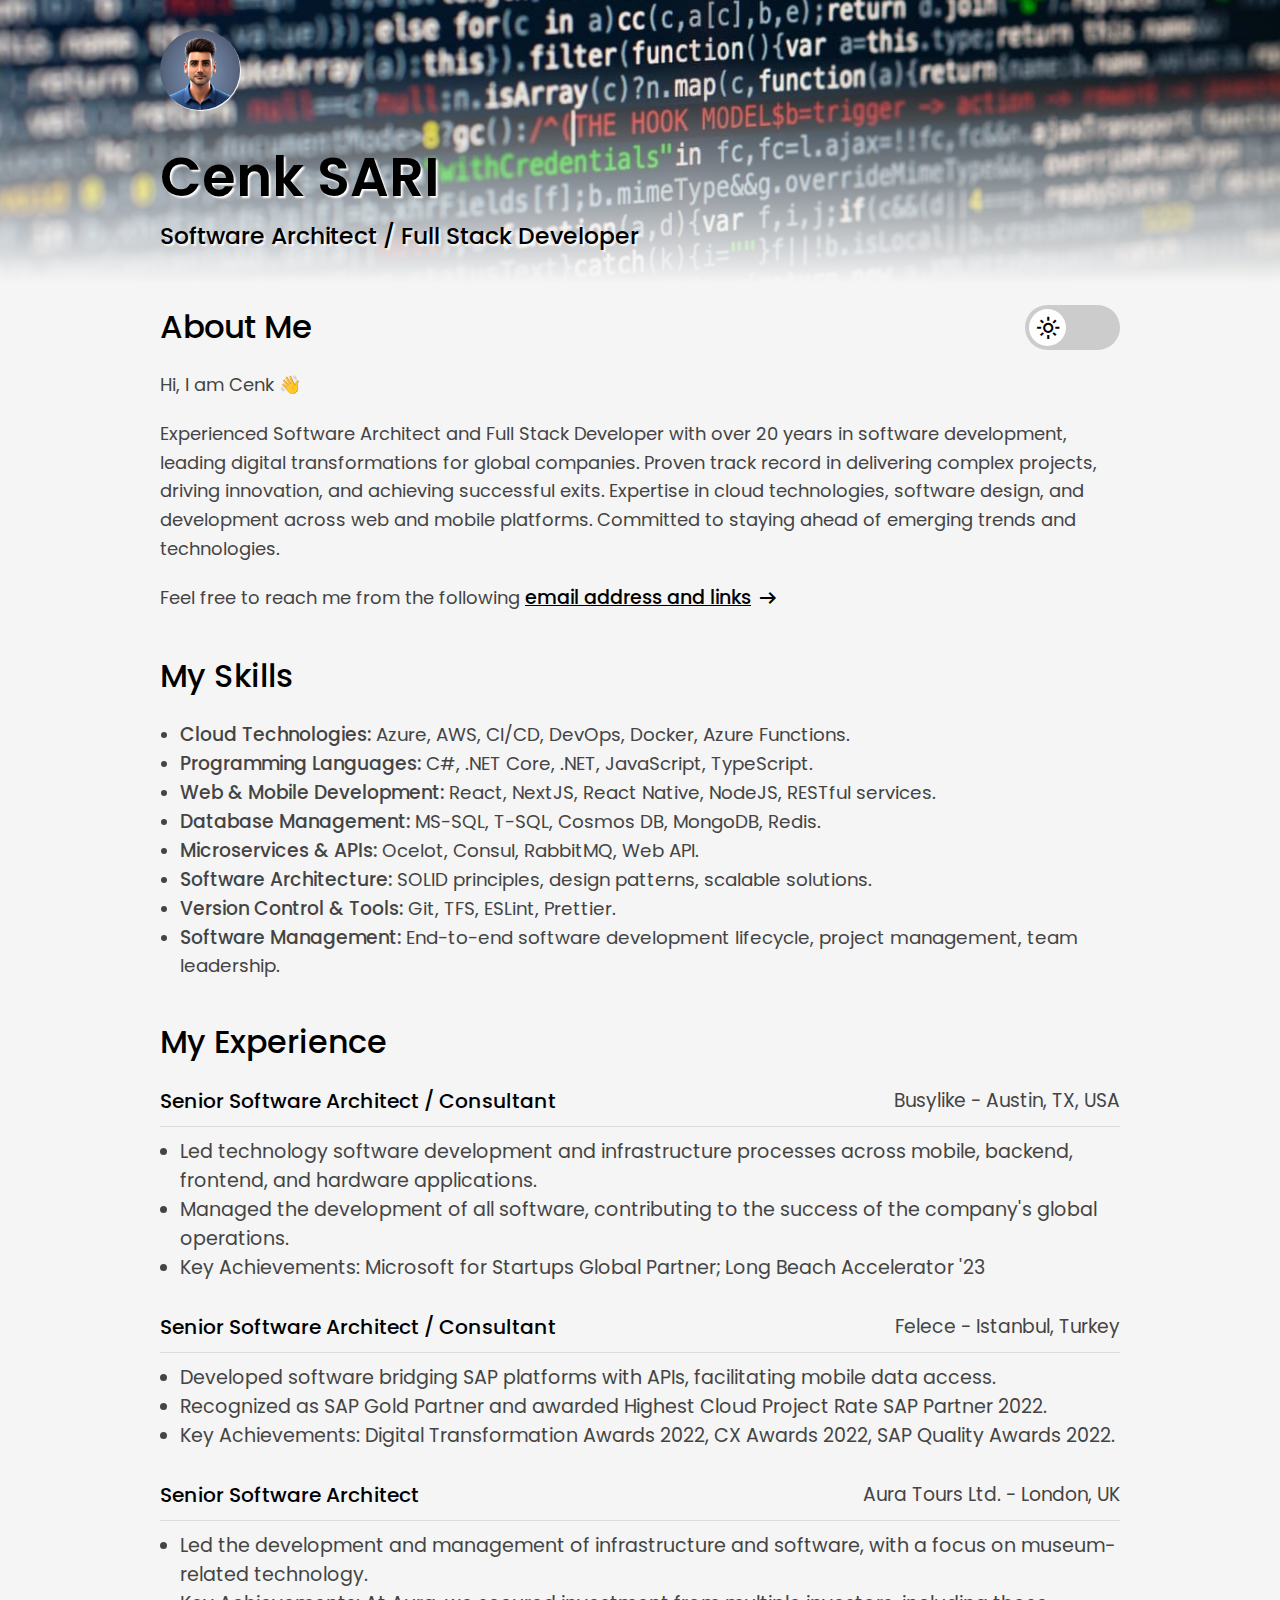
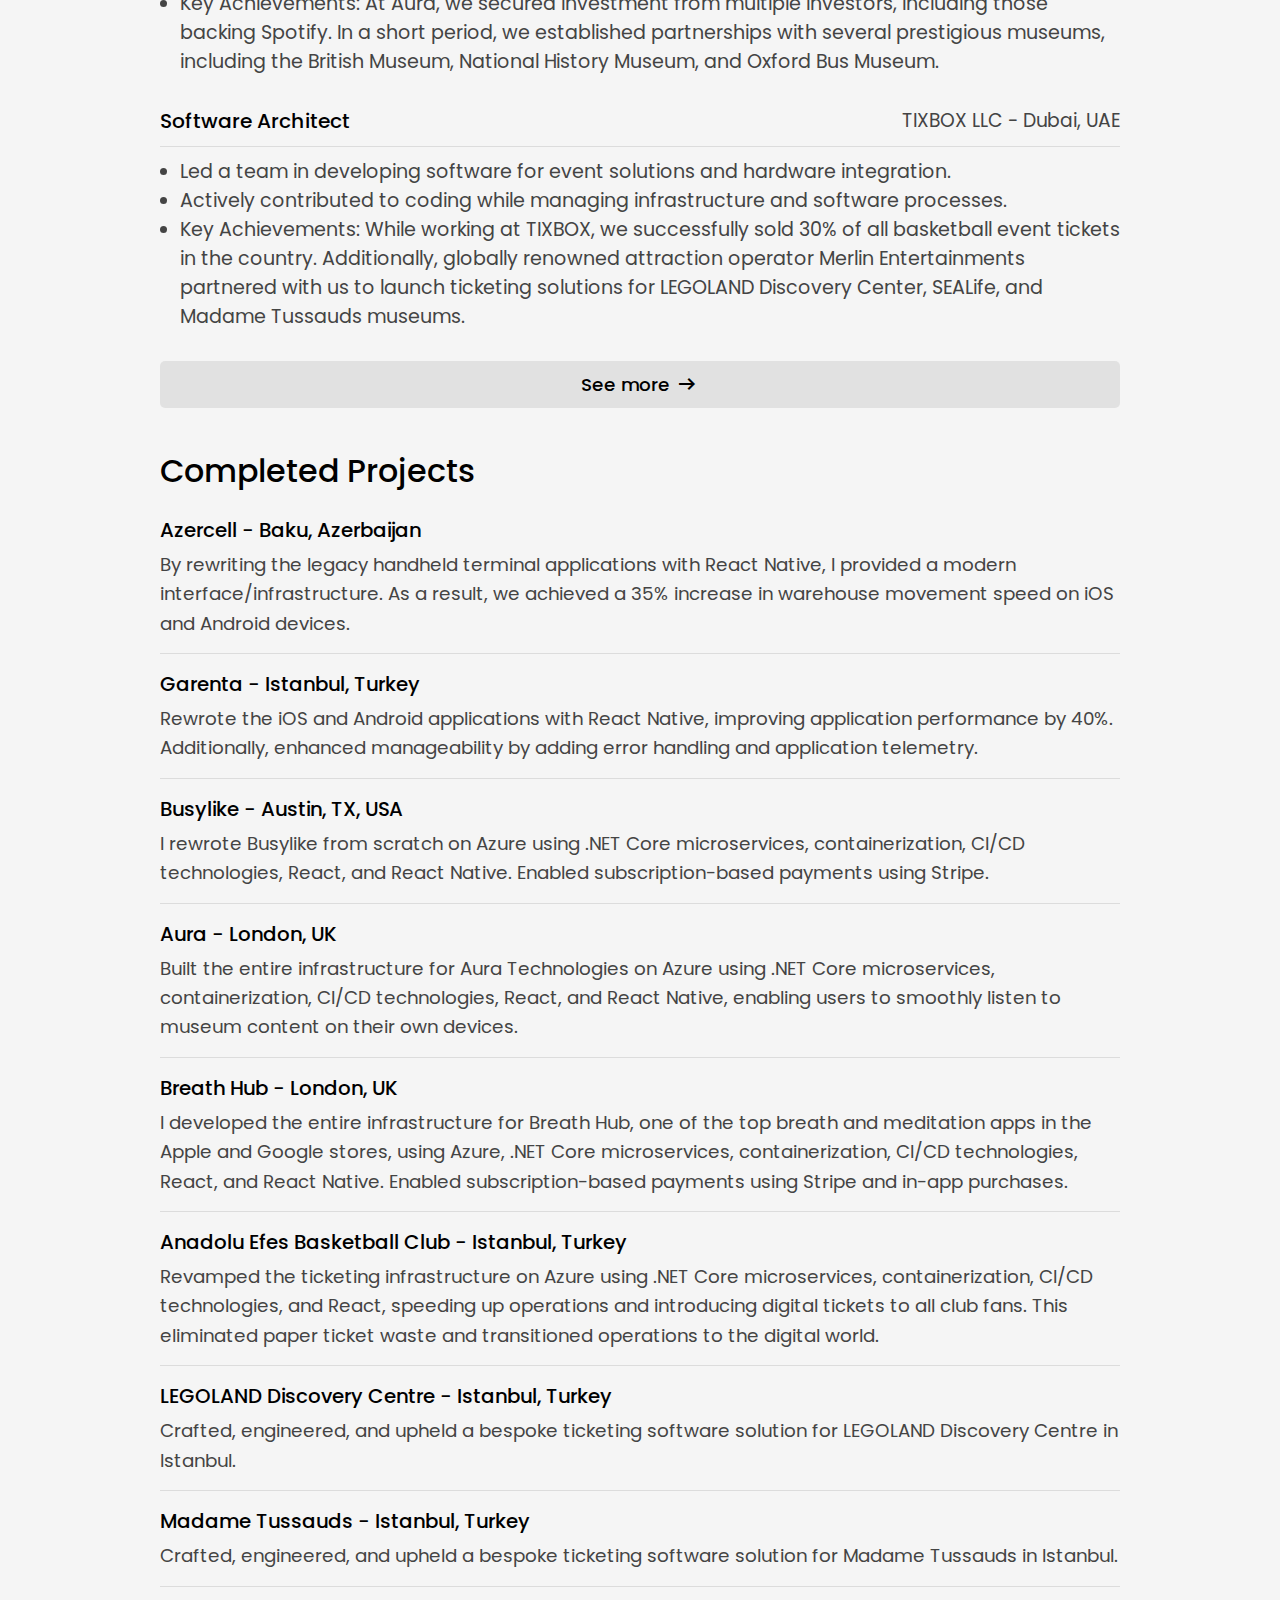
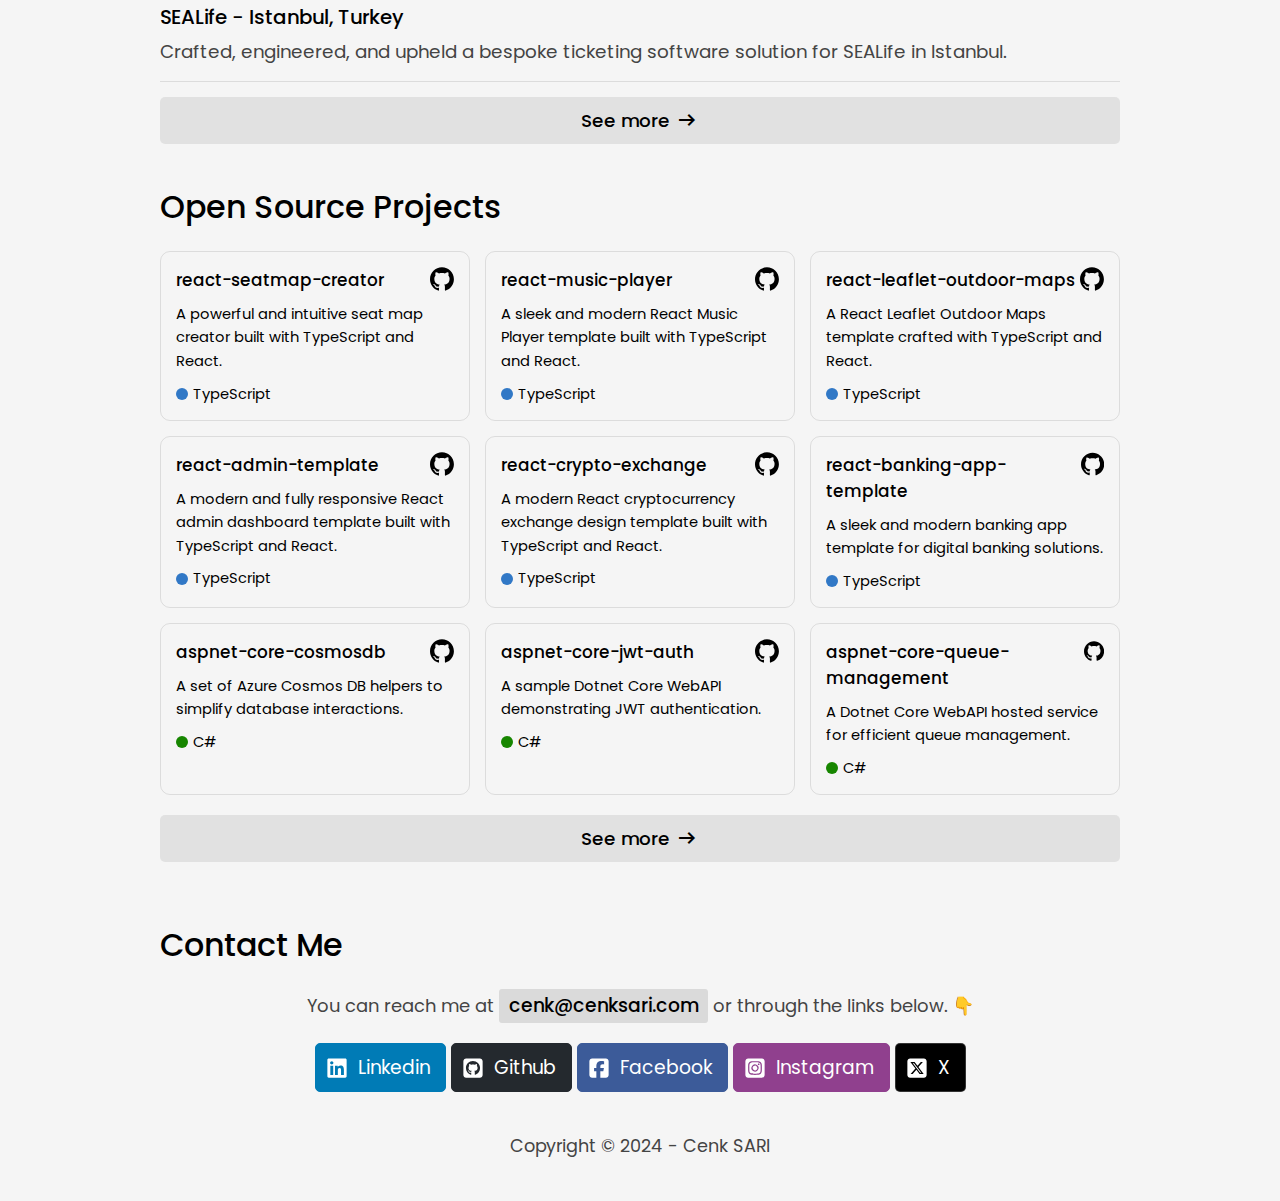
<file: index.html>
<!doctype html>
<html lang="en">
<head>
    <meta charset="UTF-8">
    <title>Cenk SARI - Software Architect / Full Stack Developer</title>
    <meta name="author" content="Cenk SARI" />
    <meta name="theme-color" content="#f5f5f5" />
    <meta name="robots" content="index, follow" />
    <meta name="viewport" content="width=device-width, initial-scale=1.0" />
    <meta name="keywords" content="cenk sarı, software architect, full stack developer, microsoft azure, asp.net, asp.net core, javascript, sql server, c#, microservices, nextjs, react, react native" />
    <meta name="description" content="Hello, my name is Cenk SARI. Software architect - Full stack developer. Seasoned innovator in event technology solutions with Over 20 years of experience. specializing in cutting-edge technologies." />
    <meta property="og:site_name" content="Cenk SARI" />
    <meta property="og:title" content="Cenk SARI - Software Architect / Full Stack Developer" />
    <meta property="og:description" content="Hello, my name is Cenk SARI. Software architect - Full stack developer. Seasoned innovator in event technology solutions with Over 20 years of experience. specializing in cutting-edge technologies." />
    <meta property="og:image" content="https://www.cenksari.com/content/profile.jpg" />
    <meta property="og:type" content="website" />
    <meta property="fb:url" content="https://www.cenksari.com" />
    <meta name="twitter:card" content="summary" />
    <meta name="twitter:site" content="@cenksari" />
    <meta name="twitter:title" content="Cenk SARI - Software Architect / Full Stack Developer" />
    <meta name="twitter:description" content="Hello, my name is Cenk SARI. Software architect - Full stack developer. Seasoned innovator in event technology solutions with Over 20 years of experience. specializing in cutting-edge technologies." />
    <meta name="twitter:creator" content="@cenksari" />
    <meta name="twitter:image" content="https://www.cenksari.com/content/profile.jpg" />
    <meta name="twitter:domain" content="https://www.cenksari.com" />
    <meta name="apple-mobile-web-app-capable" content="yes" />
    <meta name="apple-mobile-web-app-status-bar-style" content="black-translucent" />
    <link rel="image_src" href="https://www.cenksari.com/content/profile.jpg" />
    <link rel="canonical" href="https://www.cenksari.com" />
    <link rel="icon" href="https://www.cenksari.com/favicon.ico" type="image/x-icon" />
    <link rel="shortcut icon" href="https://www.cenksari.com/favicon.ico" type="image/x-icon" />
    <link rel="apple-touch-icon" href="https://www.cenksari.com/content/profile.jpg" />
    <link rel="manifest" href="https://www.cenksari.com/manifest.json" />
    <link rel="preconnect" href="https://fonts.googleapis.com">
    <link rel="preconnect" href="https://fonts.gstatic.com" crossorigin />
    <link rel="stylesheet" href="styles/cs.css?tag=zlqo39" />
</head>
<body class="light">
  <header class="cover">
    <div class="gradient">
      <section class="container">
        <img src="content/profile.jpg" alt="Cenk SARI" draggable="false" class="box-shadow no-select" />
      </section>
      <section class="headline">
        <div class="container">
          <h1 class="text-shadow">Cenk SARI</h1>
          <h2 class="text-shadow">Software Architect / Full Stack Developer</h2>
        </div>
      </section>
    </div>
  </header>
  <main>
    <section class="about" id="about">
      <div class="container">
        <div class="about-header flex flex-space-between">
          <h3>About Me</h3>
          <div class='theme-toggle no-select flex flex-gap flex-v-center'>
            <label for="mode" class='switch' title="Change color theme">
              <input title="Theme" type='checkbox' name="mode" id="mode" aria-label="Theme" />
              theme
              <span class='slider round flex flex-v-center flex-h-center' />
            </label>
          </div>
        </div>
        <p>Hi, I am Cenk 👋</p>
        <p>
          Experienced Software Architect and Full Stack Developer with over 20 years in software development, leading digital transformations for global companies. Proven track record in delivering complex projects, driving innovation, and achieving successful exits. Expertise in cloud technologies, software design, and development across web and mobile platforms. Committed to staying ahead of emerging trends and technologies.
        </p>
        <p>
          Feel free to reach me from the following
          <span>
            <a href="#contact" class="link flex-inline flex-gap flex-v-center">
              <em>email address and links</em>
              <span class="material-symbols-outlined">arrow_right_alt</span>
            </a>
          </span>
        </p>
      </div>
    </section>
    <section class="skills" id="skills">
      <div class="container">
        <h3>My Skills</h3>
        <ul>
          <li><strong>Cloud Technologies:</strong> Azure, AWS, CI/CD, DevOps, Docker, Azure Functions.</li>
          <li><strong>Programming Languages:</strong> C#, .NET Core, .NET, JavaScript, TypeScript.</li>
          <li><strong>Web & Mobile Development:</strong> React, NextJS, React Native, NodeJS, RESTful services.</li>
          <li><strong>Database Management:</strong> MS-SQL, T-SQL, Cosmos DB, MongoDB, Redis.</li>
          <li><strong>Microservices & APIs:</strong> Ocelot, Consul, RabbitMQ, Web API.</li>
          <li><strong>Software Architecture:</strong> SOLID principles, design patterns, scalable solutions.</li>
          <li><strong>Version Control & Tools:</strong> Git, TFS, ESLint, Prettier.</li>
          <li><strong>Software Management:</strong> End-to-end software development lifecycle, project management, team leadership.</li>
        </ul>
      </div>
    </section>
    <section class="experience" id="experience">
      <div class="container">
        <h3>My Experience</h3>
        <div class="experience-line">
          <div class="experience-header border-bottom flex flex-v-center flex-space-between">
            <h4>Senior Software Architect / Consultant</h4>
            <span>Busylike - Austin, TX, USA</span>
          </div>
          <div class="experience-description">
            <ul>
              <li>
                Led technology software development and infrastructure processes across mobile, backend, frontend, and hardware applications.
              </li>
              <li>
                Managed the development of all software, contributing to the success of the company's global operations.
              </li>
              <li>
                Key Achievements: Microsoft for Startups Global Partner; Long Beach Accelerator '23
              </li>
            </ul>
          </div>
        </div>
        <div class="experience-line">
          <div class="experience-header border-bottom flex flex-v-center flex-space-between">
            <h4>Senior Software Architect / Consultant</h4>
            <span>Felece - Istanbul, Turkey</span>
          </div>
          <div class="experience-description">
            <ul>
              <li>
                Developed software bridging SAP platforms with APIs, facilitating mobile data access.
              </li>
              <li>
                Recognized as SAP Gold Partner and awarded Highest Cloud Project Rate SAP Partner 2022.
              </li>
              <li>
                Key Achievements: Digital Transformation Awards 2022, CX Awards 2022, SAP Quality Awards 2022.
              </li>
            </ul>
          </div>
        </div>
        <div class="experience-line">
          <div class="experience-header border-bottom flex flex-v-center flex-space-between">
            <h4>Senior Software Architect</h4>
            <span>Aura Tours Ltd. - London, UK</span>
          </div>
          <div class="experience-description">
            <ul>
              <li>
                Led the development and management of infrastructure and software, with a focus on museum-related technology.
              </li>
              <li>
                Key Achievements: At Aura, we secured investment from multiple investors, including those backing Spotify. In a short period, we established partnerships with several prestigious museums, including the British Museum, National History Museum, and Oxford Bus Museum.
              </li>
            </ul>
          </div>
        </div>
        <div class="experience-line">
          <div class="experience-header border-bottom flex flex-v-center flex-space-between">
            <h4>Software Architect</h4>
            <span>TIXBOX LLC - Dubai, UAE</span>
          </div>
          <div class="experience-description">
            <ul>
              <li>
                Led a team in developing software for event solutions and hardware integration.
              </li>
              <li>
                Actively contributed to coding while managing infrastructure and software processes.
              </li>
              <li>
                Key Achievements: While working at TIXBOX, we successfully sold 30% of all basketball event tickets in the country. Additionally, globally renowned attraction operator Merlin Entertainments partnered with us to launch ticketing solutions for LEGOLAND Discovery Center, SEALife, and Madame Tussauds museums.
              </li>
            </ul>
          </div>
        </div>
        <a class="see-more flex flex-h-center flex-v-center no-select" target="_blank" href="https://linkedin.com/in/cenksari">
          <em>See more</em>
          <span class="material-symbols-outlined">arrow_right_alt</span>
        </a>
      </div>
    </section>
    <section class="projects" id="projects">
      <div class="container">
        <h3>Completed Projects</h3>
        <div class="project-line border-bottom">
          <h4>Azercell - Baku, Azerbaijan</h4>
          <p>
            By rewriting the legacy handheld terminal applications with React Native, I provided a modern interface/infrastructure. As a result, we achieved a 35% increase in warehouse movement speed on iOS and Android devices.
          </p>
        </div>
        <div class="project-line border-bottom">
          <h4>Garenta - Istanbul, Turkey</h4>
          <p>
            Rewrote the iOS and Android applications with React Native, improving application performance by 40%. Additionally, enhanced manageability by adding error handling and application telemetry.
          </p>
        </div>
        <div class="project-line border-bottom">
          <h4>Busylike - Austin, TX, USA</h4>
          <p>
            I rewrote Busylike from scratch on Azure using .NET Core microservices, containerization, CI/CD technologies, React, and React Native. Enabled subscription-based payments using Stripe.
          </p>
        </div>
        <div class="project-line border-bottom">
          <h4>Aura - London, UK</h4>
          <p>
            Built the entire infrastructure for Aura Technologies on Azure using .NET Core microservices, containerization, CI/CD technologies, React, and React Native, enabling users to smoothly listen to museum content on their own devices.
          </p>
        </div>
        <div class="project-line border-bottom">
          <h4>Breath Hub - London, UK</h4>
          <p>
            I developed the entire infrastructure for Breath Hub, one of the top breath and meditation apps in the Apple and Google stores, using Azure, .NET Core microservices, containerization, CI/CD technologies, React, and React Native. Enabled subscription-based payments using Stripe and in-app purchases.
          </p>
        </div>
        <div class="project-line border-bottom">
          <h4>Anadolu Efes Basketball Club - Istanbul, Turkey</h4>
          <p>
            Revamped the ticketing infrastructure on Azure using .NET Core microservices, containerization, CI/CD technologies, and React, speeding up operations and introducing digital tickets to all club fans. This eliminated paper ticket waste and transitioned operations to the digital world.
          </p>
        </div>
        <div class="project-line border-bottom">
          <h4>LEGOLAND Discovery Centre - Istanbul, Turkey</h4>
          <p>
            Crafted, engineered, and upheld a bespoke ticketing software solution for LEGOLAND Discovery Centre in Istanbul.
          </p>
        </div>
        <div class="project-line border-bottom">
          <h4>Madame Tussauds - Istanbul, Turkey</h4>
          <p>
            Crafted, engineered, and upheld a bespoke ticketing software solution for Madame Tussauds in Istanbul.
          </p>
        </div>
        <div class="project-line border-bottom">
          <h4>SEALife - Istanbul, Turkey</h4>
          <p>
            Crafted, engineered, and upheld a bespoke ticketing software solution for SEALife in Istanbul.
          </p>
        </div>
        <a class="see-more flex flex-h-center flex-v-center no-select" target="_blank" href="https://linkedin.com/in/cenksari">
          <em>See more</em>
          <span class="material-symbols-outlined">arrow_right_alt</span>
        </a>
      </div>
    </section>
    <section class="open-source" id="open-source">
      <div class="container">
        <h3>Open Source Projects</h3>
        <div class="open-source-projects">
          <a class="project link border" target="_blank" href="https://github.com/cenksari/react-seatmap-creator">
            <div class="flex flex-space-between project-title">
              <h4>react-seatmap-creator</h4>
              <svg xmlns="http://www.w3.org/2000/svg" viewBox="0 -3.5 256 256">
                <g class="svg-fill">
                  <path d="M127.505 0C57.095 0 0 57.085 0 127.505c0 56.336 36.534 104.13 87.196 120.99 6.372 1.18 8.712-2.766 8.712-6.134 0-3.04-.119-13.085-.173-23.739-35.473 7.713-42.958-15.044-42.958-15.044-5.8-14.738-14.157-18.656-14.157-18.656-11.568-7.914.872-7.752.872-7.752 12.804.9 19.546 13.14 19.546 13.14 11.372 19.493 29.828 13.857 37.104 10.6 1.144-8.242 4.449-13.866 8.095-17.05-28.32-3.225-58.092-14.158-58.092-63.014 0-13.92 4.981-25.295 13.138-34.224-1.324-3.212-5.688-16.18 1.235-33.743 0 0 10.707-3.427 35.073 13.07 10.17-2.826 21.078-4.242 31.914-4.29 10.836.048 21.752 1.464 31.942 4.29 24.337-16.497 35.029-13.07 35.029-13.07 6.94 17.563 2.574 30.531 1.25 33.743 8.175 8.929 13.122 20.303 13.122 34.224 0 48.972-29.828 59.756-58.22 62.912 4.573 3.957 8.648 11.717 8.648 23.612 0 17.06-.148 30.791-.148 34.991 0 3.393 2.295 7.369 8.759 6.117 50.634-16.879 87.122-64.656 87.122-120.973C255.009 57.085 197.922 0 127.505 0"/>
                  <path d="M47.755 181.634c-.28.633-1.278.823-2.185.389-.925-.416-1.445-1.28-1.145-1.916.275-.652 1.273-.834 2.196-.396.927.415 1.455 1.287 1.134 1.923M54.027 187.23c-.608.564-1.797.302-2.604-.589-.834-.889-.99-2.077-.373-2.65.627-.563 1.78-.3 2.616.59.834.899.996 2.08.36 2.65M58.33 194.39c-.782.543-2.06.034-2.849-1.1-.781-1.133-.781-2.493.017-3.038.792-.545 2.05-.055 2.85 1.07.78 1.153.78 2.513-.019 3.069M65.606 202.683c-.699.77-2.187.564-3.277-.488-1.114-1.028-1.425-2.487-.724-3.258.707-.772 2.204-.555 3.302.488 1.107 1.026 1.445 2.496.7 3.258M75.01 205.483c-.307.998-1.741 1.452-3.185 1.028-1.442-.437-2.386-1.607-2.095-2.616.3-1.005 1.74-1.478 3.195-1.024 1.44.435 2.386 1.596 2.086 2.612M85.714 206.67c.036 1.052-1.189 1.924-2.705 1.943-1.525.033-2.758-.818-2.774-1.852 0-1.062 1.197-1.926 2.721-1.951 1.516-.03 2.758.815 2.758 1.86M96.228 206.267c.182 1.026-.872 2.08-2.377 2.36-1.48.27-2.85-.363-3.039-1.38-.184-1.052.89-2.105 2.367-2.378 1.508-.262 2.857.355 3.049 1.398"/>
                </g>
              </svg>
            </div>
            <p>
              A powerful and intuitive seat map creator built with TypeScript and React.
            </p>
            <div class="flex flex-gap flex-v-center technology">
              <span class="typescript"></span> TypeScript
            </div>
          </a>
          <a class="project link border" target="_blank" href="https://github.com/cenksari/react-music-player">
            <div class="flex flex-space-between project-title">
              <h4>react-music-player</h4>
              <svg xmlns="http://www.w3.org/2000/svg" viewBox="0 -3.5 256 256">
                <g class="svg-fill">
                  <path d="M127.505 0C57.095 0 0 57.085 0 127.505c0 56.336 36.534 104.13 87.196 120.99 6.372 1.18 8.712-2.766 8.712-6.134 0-3.04-.119-13.085-.173-23.739-35.473 7.713-42.958-15.044-42.958-15.044-5.8-14.738-14.157-18.656-14.157-18.656-11.568-7.914.872-7.752.872-7.752 12.804.9 19.546 13.14 19.546 13.14 11.372 19.493 29.828 13.857 37.104 10.6 1.144-8.242 4.449-13.866 8.095-17.05-28.32-3.225-58.092-14.158-58.092-63.014 0-13.92 4.981-25.295 13.138-34.224-1.324-3.212-5.688-16.18 1.235-33.743 0 0 10.707-3.427 35.073 13.07 10.17-2.826 21.078-4.242 31.914-4.29 10.836.048 21.752 1.464 31.942 4.29 24.337-16.497 35.029-13.07 35.029-13.07 6.94 17.563 2.574 30.531 1.25 33.743 8.175 8.929 13.122 20.303 13.122 34.224 0 48.972-29.828 59.756-58.22 62.912 4.573 3.957 8.648 11.717 8.648 23.612 0 17.06-.148 30.791-.148 34.991 0 3.393 2.295 7.369 8.759 6.117 50.634-16.879 87.122-64.656 87.122-120.973C255.009 57.085 197.922 0 127.505 0"/>
                  <path d="M47.755 181.634c-.28.633-1.278.823-2.185.389-.925-.416-1.445-1.28-1.145-1.916.275-.652 1.273-.834 2.196-.396.927.415 1.455 1.287 1.134 1.923M54.027 187.23c-.608.564-1.797.302-2.604-.589-.834-.889-.99-2.077-.373-2.65.627-.563 1.78-.3 2.616.59.834.899.996 2.08.36 2.65M58.33 194.39c-.782.543-2.06.034-2.849-1.1-.781-1.133-.781-2.493.017-3.038.792-.545 2.05-.055 2.85 1.07.78 1.153.78 2.513-.019 3.069M65.606 202.683c-.699.77-2.187.564-3.277-.488-1.114-1.028-1.425-2.487-.724-3.258.707-.772 2.204-.555 3.302.488 1.107 1.026 1.445 2.496.7 3.258M75.01 205.483c-.307.998-1.741 1.452-3.185 1.028-1.442-.437-2.386-1.607-2.095-2.616.3-1.005 1.74-1.478 3.195-1.024 1.44.435 2.386 1.596 2.086 2.612M85.714 206.67c.036 1.052-1.189 1.924-2.705 1.943-1.525.033-2.758-.818-2.774-1.852 0-1.062 1.197-1.926 2.721-1.951 1.516-.03 2.758.815 2.758 1.86M96.228 206.267c.182 1.026-.872 2.08-2.377 2.36-1.48.27-2.85-.363-3.039-1.38-.184-1.052.89-2.105 2.367-2.378 1.508-.262 2.857.355 3.049 1.398"/>
                </g>
              </svg>
            </div>
            <p>
              A sleek and modern React Music Player template built with TypeScript and React.
            </p>
            <div class="flex flex-gap flex-v-center technology">
              <span class="typescript"></span> TypeScript
            </div>
          </a>
          <a class="project link border" target="_blank" href="https://github.com/cenksari/react-leaflet-outdoor-maps">
            <div class="flex flex-space-between project-title">
              <h4>react-leaflet-outdoor-maps</h4>
              <svg xmlns="http://www.w3.org/2000/svg" viewBox="0 -3.5 256 256">
                <g class="svg-fill">
                  <path d="M127.505 0C57.095 0 0 57.085 0 127.505c0 56.336 36.534 104.13 87.196 120.99 6.372 1.18 8.712-2.766 8.712-6.134 0-3.04-.119-13.085-.173-23.739-35.473 7.713-42.958-15.044-42.958-15.044-5.8-14.738-14.157-18.656-14.157-18.656-11.568-7.914.872-7.752.872-7.752 12.804.9 19.546 13.14 19.546 13.14 11.372 19.493 29.828 13.857 37.104 10.6 1.144-8.242 4.449-13.866 8.095-17.05-28.32-3.225-58.092-14.158-58.092-63.014 0-13.92 4.981-25.295 13.138-34.224-1.324-3.212-5.688-16.18 1.235-33.743 0 0 10.707-3.427 35.073 13.07 10.17-2.826 21.078-4.242 31.914-4.29 10.836.048 21.752 1.464 31.942 4.29 24.337-16.497 35.029-13.07 35.029-13.07 6.94 17.563 2.574 30.531 1.25 33.743 8.175 8.929 13.122 20.303 13.122 34.224 0 48.972-29.828 59.756-58.22 62.912 4.573 3.957 8.648 11.717 8.648 23.612 0 17.06-.148 30.791-.148 34.991 0 3.393 2.295 7.369 8.759 6.117 50.634-16.879 87.122-64.656 87.122-120.973C255.009 57.085 197.922 0 127.505 0"/>
                  <path d="M47.755 181.634c-.28.633-1.278.823-2.185.389-.925-.416-1.445-1.28-1.145-1.916.275-.652 1.273-.834 2.196-.396.927.415 1.455 1.287 1.134 1.923M54.027 187.23c-.608.564-1.797.302-2.604-.589-.834-.889-.99-2.077-.373-2.65.627-.563 1.78-.3 2.616.59.834.899.996 2.08.36 2.65M58.33 194.39c-.782.543-2.06.034-2.849-1.1-.781-1.133-.781-2.493.017-3.038.792-.545 2.05-.055 2.85 1.07.78 1.153.78 2.513-.019 3.069M65.606 202.683c-.699.77-2.187.564-3.277-.488-1.114-1.028-1.425-2.487-.724-3.258.707-.772 2.204-.555 3.302.488 1.107 1.026 1.445 2.496.7 3.258M75.01 205.483c-.307.998-1.741 1.452-3.185 1.028-1.442-.437-2.386-1.607-2.095-2.616.3-1.005 1.74-1.478 3.195-1.024 1.44.435 2.386 1.596 2.086 2.612M85.714 206.67c.036 1.052-1.189 1.924-2.705 1.943-1.525.033-2.758-.818-2.774-1.852 0-1.062 1.197-1.926 2.721-1.951 1.516-.03 2.758.815 2.758 1.86M96.228 206.267c.182 1.026-.872 2.08-2.377 2.36-1.48.27-2.85-.363-3.039-1.38-.184-1.052.89-2.105 2.367-2.378 1.508-.262 2.857.355 3.049 1.398"/>
                </g>
              </svg>
            </div>
            <p>
              A React Leaflet Outdoor Maps template crafted with TypeScript and React.
            </p>
            <div class="flex flex-gap flex-v-center technology">
              <span class="typescript"></span> TypeScript
            </div>
          </a>
          <a class="project link border" target="_blank" href="https://github.com/cenksari/react-admin-template">
            <div class="flex flex-space-between project-title">
              <h4>react-admin-template</h4>
              <svg xmlns="http://www.w3.org/2000/svg" viewBox="0 -3.5 256 256">
                <g class="svg-fill">
                  <path d="M127.505 0C57.095 0 0 57.085 0 127.505c0 56.336 36.534 104.13 87.196 120.99 6.372 1.18 8.712-2.766 8.712-6.134 0-3.04-.119-13.085-.173-23.739-35.473 7.713-42.958-15.044-42.958-15.044-5.8-14.738-14.157-18.656-14.157-18.656-11.568-7.914.872-7.752.872-7.752 12.804.9 19.546 13.14 19.546 13.14 11.372 19.493 29.828 13.857 37.104 10.6 1.144-8.242 4.449-13.866 8.095-17.05-28.32-3.225-58.092-14.158-58.092-63.014 0-13.92 4.981-25.295 13.138-34.224-1.324-3.212-5.688-16.18 1.235-33.743 0 0 10.707-3.427 35.073 13.07 10.17-2.826 21.078-4.242 31.914-4.29 10.836.048 21.752 1.464 31.942 4.29 24.337-16.497 35.029-13.07 35.029-13.07 6.94 17.563 2.574 30.531 1.25 33.743 8.175 8.929 13.122 20.303 13.122 34.224 0 48.972-29.828 59.756-58.22 62.912 4.573 3.957 8.648 11.717 8.648 23.612 0 17.06-.148 30.791-.148 34.991 0 3.393 2.295 7.369 8.759 6.117 50.634-16.879 87.122-64.656 87.122-120.973C255.009 57.085 197.922 0 127.505 0"/>
                  <path d="M47.755 181.634c-.28.633-1.278.823-2.185.389-.925-.416-1.445-1.28-1.145-1.916.275-.652 1.273-.834 2.196-.396.927.415 1.455 1.287 1.134 1.923M54.027 187.23c-.608.564-1.797.302-2.604-.589-.834-.889-.99-2.077-.373-2.65.627-.563 1.78-.3 2.616.59.834.899.996 2.08.36 2.65M58.33 194.39c-.782.543-2.06.034-2.849-1.1-.781-1.133-.781-2.493.017-3.038.792-.545 2.05-.055 2.85 1.07.78 1.153.78 2.513-.019 3.069M65.606 202.683c-.699.77-2.187.564-3.277-.488-1.114-1.028-1.425-2.487-.724-3.258.707-.772 2.204-.555 3.302.488 1.107 1.026 1.445 2.496.7 3.258M75.01 205.483c-.307.998-1.741 1.452-3.185 1.028-1.442-.437-2.386-1.607-2.095-2.616.3-1.005 1.74-1.478 3.195-1.024 1.44.435 2.386 1.596 2.086 2.612M85.714 206.67c.036 1.052-1.189 1.924-2.705 1.943-1.525.033-2.758-.818-2.774-1.852 0-1.062 1.197-1.926 2.721-1.951 1.516-.03 2.758.815 2.758 1.86M96.228 206.267c.182 1.026-.872 2.08-2.377 2.36-1.48.27-2.85-.363-3.039-1.38-.184-1.052.89-2.105 2.367-2.378 1.508-.262 2.857.355 3.049 1.398"/>
                </g>
              </svg>
            </div>
            <p>
              A modern and fully responsive React admin dashboard template built with TypeScript and React.
            </p>
            <div class="flex flex-gap flex-v-center technology">
              <span class="typescript"></span> TypeScript
            </div>
          </a>
          <a class="project link border" target="_blank" href="https://github.com/cenksari/react-crypto-exchange">
            <div class="flex flex-space-between project-title">
              <h4>react-crypto-exchange</h4>
              <svg xmlns="http://www.w3.org/2000/svg" viewBox="0 -3.5 256 256">
                <g class="svg-fill">
                  <path d="M127.505 0C57.095 0 0 57.085 0 127.505c0 56.336 36.534 104.13 87.196 120.99 6.372 1.18 8.712-2.766 8.712-6.134 0-3.04-.119-13.085-.173-23.739-35.473 7.713-42.958-15.044-42.958-15.044-5.8-14.738-14.157-18.656-14.157-18.656-11.568-7.914.872-7.752.872-7.752 12.804.9 19.546 13.14 19.546 13.14 11.372 19.493 29.828 13.857 37.104 10.6 1.144-8.242 4.449-13.866 8.095-17.05-28.32-3.225-58.092-14.158-58.092-63.014 0-13.92 4.981-25.295 13.138-34.224-1.324-3.212-5.688-16.18 1.235-33.743 0 0 10.707-3.427 35.073 13.07 10.17-2.826 21.078-4.242 31.914-4.29 10.836.048 21.752 1.464 31.942 4.29 24.337-16.497 35.029-13.07 35.029-13.07 6.94 17.563 2.574 30.531 1.25 33.743 8.175 8.929 13.122 20.303 13.122 34.224 0 48.972-29.828 59.756-58.22 62.912 4.573 3.957 8.648 11.717 8.648 23.612 0 17.06-.148 30.791-.148 34.991 0 3.393 2.295 7.369 8.759 6.117 50.634-16.879 87.122-64.656 87.122-120.973C255.009 57.085 197.922 0 127.505 0"/>
                  <path d="M47.755 181.634c-.28.633-1.278.823-2.185.389-.925-.416-1.445-1.28-1.145-1.916.275-.652 1.273-.834 2.196-.396.927.415 1.455 1.287 1.134 1.923M54.027 187.23c-.608.564-1.797.302-2.604-.589-.834-.889-.99-2.077-.373-2.65.627-.563 1.78-.3 2.616.59.834.899.996 2.08.36 2.65M58.33 194.39c-.782.543-2.06.034-2.849-1.1-.781-1.133-.781-2.493.017-3.038.792-.545 2.05-.055 2.85 1.07.78 1.153.78 2.513-.019 3.069M65.606 202.683c-.699.77-2.187.564-3.277-.488-1.114-1.028-1.425-2.487-.724-3.258.707-.772 2.204-.555 3.302.488 1.107 1.026 1.445 2.496.7 3.258M75.01 205.483c-.307.998-1.741 1.452-3.185 1.028-1.442-.437-2.386-1.607-2.095-2.616.3-1.005 1.74-1.478 3.195-1.024 1.44.435 2.386 1.596 2.086 2.612M85.714 206.67c.036 1.052-1.189 1.924-2.705 1.943-1.525.033-2.758-.818-2.774-1.852 0-1.062 1.197-1.926 2.721-1.951 1.516-.03 2.758.815 2.758 1.86M96.228 206.267c.182 1.026-.872 2.08-2.377 2.36-1.48.27-2.85-.363-3.039-1.38-.184-1.052.89-2.105 2.367-2.378 1.508-.262 2.857.355 3.049 1.398"/>
                </g>
              </svg>
            </div>
            <p>
              A modern React cryptocurrency exchange design template built with TypeScript and React.
            </p>
            <div class="flex flex-gap flex-v-center technology">
              <span class="typescript"></span> TypeScript
            </div>
          </a>
          <a class="project link border" target="_blank" href="https://github.com/cenksari/react-banking-app-template">
            <div class="flex flex-space-between project-title">
              <h4>react-banking-app-template</h4>
              <svg xmlns="http://www.w3.org/2000/svg" viewBox="0 -3.5 256 256">
                <g class="svg-fill">
                  <path d="M127.505 0C57.095 0 0 57.085 0 127.505c0 56.336 36.534 104.13 87.196 120.99 6.372 1.18 8.712-2.766 8.712-6.134 0-3.04-.119-13.085-.173-23.739-35.473 7.713-42.958-15.044-42.958-15.044-5.8-14.738-14.157-18.656-14.157-18.656-11.568-7.914.872-7.752.872-7.752 12.804.9 19.546 13.14 19.546 13.14 11.372 19.493 29.828 13.857 37.104 10.6 1.144-8.242 4.449-13.866 8.095-17.05-28.32-3.225-58.092-14.158-58.092-63.014 0-13.92 4.981-25.295 13.138-34.224-1.324-3.212-5.688-16.18 1.235-33.743 0 0 10.707-3.427 35.073 13.07 10.17-2.826 21.078-4.242 31.914-4.29 10.836.048 21.752 1.464 31.942 4.29 24.337-16.497 35.029-13.07 35.029-13.07 6.94 17.563 2.574 30.531 1.25 33.743 8.175 8.929 13.122 20.303 13.122 34.224 0 48.972-29.828 59.756-58.22 62.912 4.573 3.957 8.648 11.717 8.648 23.612 0 17.06-.148 30.791-.148 34.991 0 3.393 2.295 7.369 8.759 6.117 50.634-16.879 87.122-64.656 87.122-120.973C255.009 57.085 197.922 0 127.505 0"/>
                  <path d="M47.755 181.634c-.28.633-1.278.823-2.185.389-.925-.416-1.445-1.28-1.145-1.916.275-.652 1.273-.834 2.196-.396.927.415 1.455 1.287 1.134 1.923M54.027 187.23c-.608.564-1.797.302-2.604-.589-.834-.889-.99-2.077-.373-2.65.627-.563 1.78-.3 2.616.59.834.899.996 2.08.36 2.65M58.33 194.39c-.782.543-2.06.034-2.849-1.1-.781-1.133-.781-2.493.017-3.038.792-.545 2.05-.055 2.85 1.07.78 1.153.78 2.513-.019 3.069M65.606 202.683c-.699.77-2.187.564-3.277-.488-1.114-1.028-1.425-2.487-.724-3.258.707-.772 2.204-.555 3.302.488 1.107 1.026 1.445 2.496.7 3.258M75.01 205.483c-.307.998-1.741 1.452-3.185 1.028-1.442-.437-2.386-1.607-2.095-2.616.3-1.005 1.74-1.478 3.195-1.024 1.44.435 2.386 1.596 2.086 2.612M85.714 206.67c.036 1.052-1.189 1.924-2.705 1.943-1.525.033-2.758-.818-2.774-1.852 0-1.062 1.197-1.926 2.721-1.951 1.516-.03 2.758.815 2.758 1.86M96.228 206.267c.182 1.026-.872 2.08-2.377 2.36-1.48.27-2.85-.363-3.039-1.38-.184-1.052.89-2.105 2.367-2.378 1.508-.262 2.857.355 3.049 1.398"/>
                </g>
              </svg>
            </div>
            <p>
              A sleek and modern banking app template for digital banking solutions.
            </p>
            <div class="flex flex-gap flex-v-center technology">
              <span class="typescript"></span> TypeScript
            </div>
          </a>
          <a class="project link border" target="_blank" href="https://github.com/cenksari/aspnet-core-cosmosdb">
            <div class="flex flex-space-between project-title">
              <h4>aspnet-core-cosmosdb</h4>
              <svg xmlns="http://www.w3.org/2000/svg" viewBox="0 -3.5 256 256">
                <g class="svg-fill">
                  <path d="M127.505 0C57.095 0 0 57.085 0 127.505c0 56.336 36.534 104.13 87.196 120.99 6.372 1.18 8.712-2.766 8.712-6.134 0-3.04-.119-13.085-.173-23.739-35.473 7.713-42.958-15.044-42.958-15.044-5.8-14.738-14.157-18.656-14.157-18.656-11.568-7.914.872-7.752.872-7.752 12.804.9 19.546 13.14 19.546 13.14 11.372 19.493 29.828 13.857 37.104 10.6 1.144-8.242 4.449-13.866 8.095-17.05-28.32-3.225-58.092-14.158-58.092-63.014 0-13.92 4.981-25.295 13.138-34.224-1.324-3.212-5.688-16.18 1.235-33.743 0 0 10.707-3.427 35.073 13.07 10.17-2.826 21.078-4.242 31.914-4.29 10.836.048 21.752 1.464 31.942 4.29 24.337-16.497 35.029-13.07 35.029-13.07 6.94 17.563 2.574 30.531 1.25 33.743 8.175 8.929 13.122 20.303 13.122 34.224 0 48.972-29.828 59.756-58.22 62.912 4.573 3.957 8.648 11.717 8.648 23.612 0 17.06-.148 30.791-.148 34.991 0 3.393 2.295 7.369 8.759 6.117 50.634-16.879 87.122-64.656 87.122-120.973C255.009 57.085 197.922 0 127.505 0"/>
                  <path d="M47.755 181.634c-.28.633-1.278.823-2.185.389-.925-.416-1.445-1.28-1.145-1.916.275-.652 1.273-.834 2.196-.396.927.415 1.455 1.287 1.134 1.923M54.027 187.23c-.608.564-1.797.302-2.604-.589-.834-.889-.99-2.077-.373-2.65.627-.563 1.78-.3 2.616.59.834.899.996 2.08.36 2.65M58.33 194.39c-.782.543-2.06.034-2.849-1.1-.781-1.133-.781-2.493.017-3.038.792-.545 2.05-.055 2.85 1.07.78 1.153.78 2.513-.019 3.069M65.606 202.683c-.699.77-2.187.564-3.277-.488-1.114-1.028-1.425-2.487-.724-3.258.707-.772 2.204-.555 3.302.488 1.107 1.026 1.445 2.496.7 3.258M75.01 205.483c-.307.998-1.741 1.452-3.185 1.028-1.442-.437-2.386-1.607-2.095-2.616.3-1.005 1.74-1.478 3.195-1.024 1.44.435 2.386 1.596 2.086 2.612M85.714 206.67c.036 1.052-1.189 1.924-2.705 1.943-1.525.033-2.758-.818-2.774-1.852 0-1.062 1.197-1.926 2.721-1.951 1.516-.03 2.758.815 2.758 1.86M96.228 206.267c.182 1.026-.872 2.08-2.377 2.36-1.48.27-2.85-.363-3.039-1.38-.184-1.052.89-2.105 2.367-2.378 1.508-.262 2.857.355 3.049 1.398"/>
                </g>
              </svg>
            </div>
            <p>
              A set of Azure Cosmos DB helpers to simplify database interactions.
            </p>
            <div class="flex flex-gap flex-v-center technology">
              <span class="csharp"></span> C#
            </div>
          </a>
          <a class="project link border" target="_blank" href="https://github.com/cenksari/aspnet-core-jwt-auth">
            <div class="flex flex-space-between project-title">
              <h4>aspnet-core-jwt-auth</h4>
              <svg xmlns="http://www.w3.org/2000/svg" viewBox="0 -3.5 256 256">
                <g class="svg-fill">
                  <path d="M127.505 0C57.095 0 0 57.085 0 127.505c0 56.336 36.534 104.13 87.196 120.99 6.372 1.18 8.712-2.766 8.712-6.134 0-3.04-.119-13.085-.173-23.739-35.473 7.713-42.958-15.044-42.958-15.044-5.8-14.738-14.157-18.656-14.157-18.656-11.568-7.914.872-7.752.872-7.752 12.804.9 19.546 13.14 19.546 13.14 11.372 19.493 29.828 13.857 37.104 10.6 1.144-8.242 4.449-13.866 8.095-17.05-28.32-3.225-58.092-14.158-58.092-63.014 0-13.92 4.981-25.295 13.138-34.224-1.324-3.212-5.688-16.18 1.235-33.743 0 0 10.707-3.427 35.073 13.07 10.17-2.826 21.078-4.242 31.914-4.29 10.836.048 21.752 1.464 31.942 4.29 24.337-16.497 35.029-13.07 35.029-13.07 6.94 17.563 2.574 30.531 1.25 33.743 8.175 8.929 13.122 20.303 13.122 34.224 0 48.972-29.828 59.756-58.22 62.912 4.573 3.957 8.648 11.717 8.648 23.612 0 17.06-.148 30.791-.148 34.991 0 3.393 2.295 7.369 8.759 6.117 50.634-16.879 87.122-64.656 87.122-120.973C255.009 57.085 197.922 0 127.505 0"/>
                  <path d="M47.755 181.634c-.28.633-1.278.823-2.185.389-.925-.416-1.445-1.28-1.145-1.916.275-.652 1.273-.834 2.196-.396.927.415 1.455 1.287 1.134 1.923M54.027 187.23c-.608.564-1.797.302-2.604-.589-.834-.889-.99-2.077-.373-2.65.627-.563 1.78-.3 2.616.59.834.899.996 2.08.36 2.65M58.33 194.39c-.782.543-2.06.034-2.849-1.1-.781-1.133-.781-2.493.017-3.038.792-.545 2.05-.055 2.85 1.07.78 1.153.78 2.513-.019 3.069M65.606 202.683c-.699.77-2.187.564-3.277-.488-1.114-1.028-1.425-2.487-.724-3.258.707-.772 2.204-.555 3.302.488 1.107 1.026 1.445 2.496.7 3.258M75.01 205.483c-.307.998-1.741 1.452-3.185 1.028-1.442-.437-2.386-1.607-2.095-2.616.3-1.005 1.74-1.478 3.195-1.024 1.44.435 2.386 1.596 2.086 2.612M85.714 206.67c.036 1.052-1.189 1.924-2.705 1.943-1.525.033-2.758-.818-2.774-1.852 0-1.062 1.197-1.926 2.721-1.951 1.516-.03 2.758.815 2.758 1.86M96.228 206.267c.182 1.026-.872 2.08-2.377 2.36-1.48.27-2.85-.363-3.039-1.38-.184-1.052.89-2.105 2.367-2.378 1.508-.262 2.857.355 3.049 1.398"/>
                </g>
              </svg>
            </div>
            <p>
              A sample Dotnet Core WebAPI demonstrating JWT authentication.
            </p>
            <div class="flex flex-gap flex-v-center technology">
              <span class="csharp"></span> C#
            </div>
          </a>
          <a class="project link border" target="_blank" href="https://github.com/cenksari/aspnet-core-queue-management">
            <div class="flex flex-space-between project-title">
              <h4>aspnet-core-queue-management</h4>
              <svg xmlns="http://www.w3.org/2000/svg" viewBox="0 -3.5 256 256">
                <g class="svg-fill">
                  <path d="M127.505 0C57.095 0 0 57.085 0 127.505c0 56.336 36.534 104.13 87.196 120.99 6.372 1.18 8.712-2.766 8.712-6.134 0-3.04-.119-13.085-.173-23.739-35.473 7.713-42.958-15.044-42.958-15.044-5.8-14.738-14.157-18.656-14.157-18.656-11.568-7.914.872-7.752.872-7.752 12.804.9 19.546 13.14 19.546 13.14 11.372 19.493 29.828 13.857 37.104 10.6 1.144-8.242 4.449-13.866 8.095-17.05-28.32-3.225-58.092-14.158-58.092-63.014 0-13.92 4.981-25.295 13.138-34.224-1.324-3.212-5.688-16.18 1.235-33.743 0 0 10.707-3.427 35.073 13.07 10.17-2.826 21.078-4.242 31.914-4.29 10.836.048 21.752 1.464 31.942 4.29 24.337-16.497 35.029-13.07 35.029-13.07 6.94 17.563 2.574 30.531 1.25 33.743 8.175 8.929 13.122 20.303 13.122 34.224 0 48.972-29.828 59.756-58.22 62.912 4.573 3.957 8.648 11.717 8.648 23.612 0 17.06-.148 30.791-.148 34.991 0 3.393 2.295 7.369 8.759 6.117 50.634-16.879 87.122-64.656 87.122-120.973C255.009 57.085 197.922 0 127.505 0"/>
                  <path d="M47.755 181.634c-.28.633-1.278.823-2.185.389-.925-.416-1.445-1.28-1.145-1.916.275-.652 1.273-.834 2.196-.396.927.415 1.455 1.287 1.134 1.923M54.027 187.23c-.608.564-1.797.302-2.604-.589-.834-.889-.99-2.077-.373-2.65.627-.563 1.78-.3 2.616.59.834.899.996 2.08.36 2.65M58.33 194.39c-.782.543-2.06.034-2.849-1.1-.781-1.133-.781-2.493.017-3.038.792-.545 2.05-.055 2.85 1.07.78 1.153.78 2.513-.019 3.069M65.606 202.683c-.699.77-2.187.564-3.277-.488-1.114-1.028-1.425-2.487-.724-3.258.707-.772 2.204-.555 3.302.488 1.107 1.026 1.445 2.496.7 3.258M75.01 205.483c-.307.998-1.741 1.452-3.185 1.028-1.442-.437-2.386-1.607-2.095-2.616.3-1.005 1.74-1.478 3.195-1.024 1.44.435 2.386 1.596 2.086 2.612M85.714 206.67c.036 1.052-1.189 1.924-2.705 1.943-1.525.033-2.758-.818-2.774-1.852 0-1.062 1.197-1.926 2.721-1.951 1.516-.03 2.758.815 2.758 1.86M96.228 206.267c.182 1.026-.872 2.08-2.377 2.36-1.48.27-2.85-.363-3.039-1.38-.184-1.052.89-2.105 2.367-2.378 1.508-.262 2.857.355 3.049 1.398"/>
                </g>
              </svg>
            </div>
            <p>
              A Dotnet Core WebAPI hosted service for efficient queue management.
            </p>
            <div class="flex flex-gap flex-v-center technology">
              <span class="csharp"></span> C#
            </div>
          </a>
        </div>
        <a class="see-more flex flex-h-center flex-v-center no-select" target="_blank" href="https://github.com/cenksari?tab=repositories">
          <em>See more</em>
          <span class="material-symbols-outlined">arrow_right_alt</span>
        </a>
      </div>
    </section>

    </section>
    <section class="contact" id="contact">
      <div class="container">
        <h3>Contact Me</h3>
        <p class="center">
          You can reach me at <strong><a href="mailto:cenk@%63enksari%2Ecom">cenk@cenksari.com</a></strong> or through the links below. 👇
        </p>
        <div class="links flex flex-gap flex-h-center no-select">
          <a target="_blank" href="https://www.linkedin.com/in/cenksari" class="linkedin flex flex-h-center flex-v-center active-opacity">
            <svg xmlns="http://www.w3.org/2000/svg" viewBox="0 0 448 512" width="22" height="22" fill="#ffffff">
              <path d="M416 32H31.9C14.3 32 0 46.5 0 64.3v383.4C0 465.5 14.3 480 31.9 480H416c17.6 0 32-14.5 32-32.3V64.3c0-17.8-14.4-32.3-32-32.3zM135.4 416H69V202.2h66.5V416zm-33.2-243c-21.3 0-38.5-17.3-38.5-38.5S80.9 96 102.2 96c21.2 0 38.5 17.3 38.5 38.5 0 21.3-17.2 38.5-38.5 38.5zm282.1 243h-66.4V312c0-24.8-.5-56.7-34.5-56.7-34.6 0-39.9 27-39.9 54.9V416h-66.4V202.2h63.7v29.2h.9c8.9-16.8 30.6-34.5 62.9-34.5 67.2 0 79.7 44.3 79.7 101.9V416z"></path>
            </svg>
            <span>Linkedin</span>
          </a>
          <a target="_blank" href="https://github.com/cenksari" class="github flex flex-h-center flex-v-center active-opacity">
            <svg xmlns="http://www.w3.org/2000/svg" viewBox="0 0 448 512" width="22" height="22" fill="#ffffff">
              <path d="M448 96c0-35.3-28.7-64-64-64H64C28.7 32 0 60.7 0 96V416c0 35.3 28.7 64 64 64H384c35.3 0 64-28.7 64-64V96zM265.8 407.7c0-1.8 0-6 .1-11.6c.1-11.4 .1-28.8 .1-43.7c0-15.6-5.2-25.5-11.3-30.7c37-4.1 76-9.2 76-73.1c0-18.2-6.5-27.3-17.1-39c1.7-4.3 7.4-22-1.7-45c-13.9-4.3-45.7 17.9-45.7 17.9c-13.2-3.7-27.5-5.6-41.6-5.6s-28.4 1.9-41.6 5.6c0 0-31.8-22.2-45.7-17.9c-9.1 22.9-3.5 40.6-1.7 45c-10.6 11.7-15.6 20.8-15.6 39c0 63.6 37.3 69 74.3 73.1c-4.8 4.3-9.1 11.7-10.6 22.3c-9.5 4.3-33.8 11.7-48.3-13.9c-9.1-15.8-25.5-17.1-25.5-17.1c-16.2-.2-1.1 10.2-1.1 10.2c10.8 5 18.4 24.2 18.4 24.2c9.7 29.7 56.1 19.7 56.1 19.7c0 9 .1 21.7 .1 30.6c0 4.8 .1 8.6 .1 10c0 4.3-3 9.5-11.5 8C106 393.6 59.8 330.8 59.8 257.4c0-91.8 70.2-161.5 162-161.5s166.2 69.7 166.2 161.5c.1 73.4-44.7 136.3-110.7 158.3c-8.4 1.5-11.5-3.7-11.5-8zm-90.5-54.8c-.2-1.5 1.1-2.8 3-3.2c1.9-.2 3.7 .6 3.9 1.9c.3 1.3-1 2.6-3 3c-1.9 .4-3.7-.4-3.9-1.7zm-9.1 3.2c-2.2 .2-3.7-.9-3.7-2.4c0-1.3 1.5-2.4 3.5-2.4c1.9-.2 3.7 .9 3.7 2.4c0 1.3-1.5 2.4-3.5 2.4zm-14.3-2.2c-1.9-.4-3.2-1.9-2.8-3.2s2.4-1.9 4.1-1.5c2 .6 3.3 2.1 2.8 3.4c-.4 1.3-2.4 1.9-4.1 1.3zm-12.5-7.3c-1.5-1.3-1.9-3.2-.9-4.1c.9-1.1 2.8-.9 4.3 .6c1.3 1.3 1.8 3.3 .9 4.1c-.9 1.1-2.8 .9-4.3-.6zm-8.5-10c-1.1-1.5-1.1-3.2 0-3.9c1.1-.9 2.8-.2 3.7 1.3c1.1 1.5 1.1 3.3 0 4.1c-.9 .6-2.6 0-3.7-1.5zm-6.3-8.8c-1.1-1.3-1.3-2.8-.4-3.5c.9-.9 2.4-.4 3.5 .6c1.1 1.3 1.3 2.8 .4 3.5c-.9 .9-2.4 .4-3.5-.6zm-6-6.4c-1.3-.6-1.9-1.7-1.5-2.6c.4-.6 1.5-.9 2.8-.4c1.3 .7 1.9 1.8 1.5 2.6c-.4 .9-1.7 1.1-2.8 .4z"></path>
            </svg>
            <span>Github</span>
          </a>
          <a target="_blank" href="https://www.facebook.com/cenksari" class="facebook flex flex-h-center flex-v-center active-opacity">
            <svg xmlns="http://www.w3.org/2000/svg" viewBox="0 0 448 512" width="22" height="22" fill="#ffffff">
              <path d="M64 32C28.7 32 0 60.7 0 96V416c0 35.3 28.7 64 64 64h98.2V334.2H109.4V256h52.8V222.3c0-87.1 39.4-127.5 125-127.5c16.2 0 44.2 3.2 55.7 6.4V172c-6-.6-16.5-1-29.6-1c-42 0-58.2 15.9-58.2 57.2V256h83.6l-14.4 78.2H255V480H384c35.3 0 64-28.7 64-64V96c0-35.3-28.7-64-64-64H64z"></path>
            </svg>
            <span>Facebook</span>
          </a>
          <a target="_blank" href="https://www.instagram.com/cenksari/" class="instagram flex flex-h-center flex-v-center active-opacity">
            <svg xmlns="http://www.w3.org/2000/svg" viewBox="0 0 448 512" width="22" height="22" fill="#ffffff">
              <path d="M194.4 211.7a53.3 53.3 0 1 0 59.3 88.7 53.3 53.3 0 1 0 -59.3-88.7zm142.3-68.4c-5.2-5.2-11.5-9.3-18.4-12c-18.1-7.1-57.6-6.8-83.1-6.5c-4.1 0-7.9 .1-11.2 .1c-3.3 0-7.2 0-11.4-.1c-25.5-.3-64.8-.7-82.9 6.5c-6.9 2.7-13.1 6.8-18.4 12s-9.3 11.5-12 18.4c-7.1 18.1-6.7 57.7-6.5 83.2c0 4.1 .1 7.9 .1 11.1s0 7-.1 11.1c-.2 25.5-.6 65.1 6.5 83.2c2.7 6.9 6.8 13.1 12 18.4s11.5 9.3 18.4 12c18.1 7.1 57.6 6.8 83.1 6.5c4.1 0 7.9-.1 11.2-.1c3.3 0 7.2 0 11.4 .1c25.5 .3 64.8 .7 82.9-6.5c6.9-2.7 13.1-6.8 18.4-12s9.3-11.5 12-18.4c7.2-18 6.8-57.4 6.5-83c0-4.2-.1-8.1-.1-11.4s0-7.1 .1-11.4c.3-25.5 .7-64.9-6.5-83l0 0c-2.7-6.9-6.8-13.1-12-18.4zm-67.1 44.5A82 82 0 1 1 178.4 324.2a82 82 0 1 1 91.1-136.4zm29.2-1.3c-3.1-2.1-5.6-5.1-7.1-8.6s-1.8-7.3-1.1-11.1s2.6-7.1 5.2-9.8s6.1-4.5 9.8-5.2s7.6-.4 11.1 1.1s6.5 3.9 8.6 7s3.2 6.8 3.2 10.6c0 2.5-.5 5-1.4 7.3s-2.4 4.4-4.1 6.2s-3.9 3.2-6.2 4.2s-4.8 1.5-7.3 1.5l0 0c-3.8 0-7.5-1.1-10.6-3.2zM448 96c0-35.3-28.7-64-64-64H64C28.7 32 0 60.7 0 96V416c0 35.3 28.7 64 64 64H384c35.3 0 64-28.7 64-64V96zM357 389c-18.7 18.7-41.4 24.6-67 25.9c-26.4 1.5-105.6 1.5-132 0c-25.6-1.3-48.3-7.2-67-25.9s-24.6-41.4-25.8-67c-1.5-26.4-1.5-105.6 0-132c1.3-25.6 7.1-48.3 25.8-67s41.5-24.6 67-25.8c26.4-1.5 105.6-1.5 132 0c25.6 1.3 48.3 7.1 67 25.8s24.6 41.4 25.8 67c1.5 26.3 1.5 105.4 0 131.9c-1.3 25.6-7.1 48.3-25.8 67z"></path>
            </svg>
            <span>Instagram</span>
          </a>
          <a target="_blank" href="https://x.com/cenksari" class="x flex flex-h-center flex-v-center active-opacity">
            <svg xmlns="http://www.w3.org/2000/svg" viewBox="0 0 448 512" width="22" height="22" fill="#ffffff">
              <path d="M64 32C28.7 32 0 60.7 0 96V416c0 35.3 28.7 64 64 64H384c35.3 0 64-28.7 64-64V96c0-35.3-28.7-64-64-64H64zm297.1 84L257.3 234.6 379.4 396H283.8L209 298.1 123.3 396H75.8l111-126.9L69.7 116h98l67.7 89.5L313.6 116h47.5zM323.3 367.6L153.4 142.9H125.1L296.9 367.6h26.3z"></path>
            </svg>
            <span>X</span>
          </a>
        </div>
      </div>
    </section>
  </main>
  <footer>
    <div class="container">
      <p class="center no-select">Copyright &copy; 2024 - Cenk SARI</p>
    </div>
  </footer>
  <script src="scripts/cs.js?tag=axke92"></script>
  <script async src="https://www.googletagmanager.com/gtag/js?id=G-TPXPXY4Y42"></script>
  <script>
    window.dataLayer = window.dataLayer || [];
    function gtag(){dataLayer.push(arguments);}
    gtag('js', new Date());
    gtag('config', 'G-TPXPXY4Y42');
  </script>
</body>
</html>
</file>
<file: styles/cs.css>
@import url("https://fonts.googleapis.com/css2?family=Poppins:ital,wght@0,100;0,200;0,300;0,400;0,500;0,600;0,700;0,800;0,900;1,100;1,200;1,300;1,400;1,500;1,600;1,700;1,800;1,900&display=swap");
@import url("https://fonts.googleapis.com/css2?family=Material+Symbols+Outlined:opsz,wght,FILL,GRAD@20..48,100..700,0..1,-50..200");

::selection {
  color: #ffffff;
  background: #222222;
}

html,
body,
header,
footer,
main,
section,
article,
aside,
nav,
form,
input,
select,
button,
textarea,
div,
span,
p,
i,
ul,
ol,
dl,
dt,
dd,
li,
h1,
h2,
h3,
h4,
h5,
h6,
em,
strong,
a,
table,
tr,
th,
td,
img,
svg,
path,
circle,
polygon {
  border: 0;
  margin: 0;
  padding: 0;
  outline: none;
  appearance: none;
  font-size: 1.02em;
  font-style: normal;
  list-style-type: none;
  box-sizing: border-box;
  font-family: Poppins, sans-serif;
}

html,
body {
  height: 100%;
  font-weight: 400;
}

a {
  text-decoration: none;
  transition: 0.5s ease-in-out all;
}

p {
  line-height: 160%;
  margin: 0 0 20px 0;
}

p:last-child {
  margin: 0;
}

h1,
h2,
h3,
h4,
h5,
h6,
strong {
  font-weight: 500;
}

header img {
  width: 80px;
  height: 80px;
  border-radius: 50em;
}

section {
  padding: 20px 0;
}

section h3 {
  font-size: 1.8em;
  margin-bottom: 20px;
}

section.headline {
  padding-bottom: 0;
}

section.headline h1 {
  font-size: 3em;
  font-weight: 600;
}

section.headline h2 {
  font-size: 1.3em;
}

section.contact {
  padding: 40px 0;
}

section.contact strong {
  padding: 3px 10px;
  border-radius: 3px;
  display: inline-block;
}

footer {
  padding-bottom: 40px;
}

.material-symbols-outlined {
  user-select: none;
  --webkit-user-select: none;
  line-height: 0;
  font-weight: normal !important;
}

.center {
  text-align: center;
}

.flex {
  display: flex;
}

.flex-inline {
  display: inline-flex;
}

.flex-gap {
  gap: 5px;
}

.flex-v-center {
  align-items: center;
}

.flex-h-center {
  justify-content: center;
}

.flex-space-between {
  justify-content: space-between;
}

.no-select {
  user-select: none;
  --webkit-user-select: none;
}

.active-opacity:active {
  opacity: 0.8;
}

.container {
  margin: 0 auto;
  padding: 0 20px;
  max-width: 1000px;
}

.cover {
  background-size: cover;
  background-position: center;
  background-repeat: no-repeat;
  background-image: url("../images/background-code.jpg");
}

.gradient {
  padding: 30px 0;
}

.link em {
  font-weight: 500;
  text-decoration: underline;
}

.see-more {
  padding: 10px;
  font-weight: 500;
  border-radius: 5px;
}

.see-more span {
  margin-left: 5px;
  transition: 0.2s ease-in-out all;
}

.see-more:hover span,
.see-more:active span {
  margin-left: 10px;
}

.experience-line .experience-header {
  margin-bottom: 10px;
  padding-bottom: 10px;
}

.experience-line .experience-header h4 {
  font-size: 1.1em;
  font-weight: 500;
}

.experience-line .experience-description {
  margin-bottom: 30px;
}

.skills ul li,
.experience-line .experience-description ul li {
  list-style-type: disc;
  margin-inline-start: 20px;
}

.project-line {
  margin-bottom: 15px;
  padding-bottom: 15px;
}

.project-line h4 {
  font-size: 1.1em;
  font-weight: 500;
  margin-bottom: 5px;
}

.open-source-projects {
  gap: 15px;
  display: grid;
  margin-bottom: 20px;
  grid-template-columns: 1fr 1fr 1fr;
}

.open-source-projects .project {
  width: 100%;
  padding: 15px;
  border-radius: 10px;
}

.open-source-projects .project:active {
  opacity: 0.7;
}

.open-source-projects .project h4 {
  font-size: 0.9em;
}

.open-source-projects .project p {
  font-size: 0.8em;
  margin-bottom: 10px;
}

.open-source-projects .project .project-title {
  margin-bottom: 10px;
}

.open-source-projects .project .project-title svg {
  width: 24px;
  height: 24px;
}

.open-source-projects .project .technology {
  font-size: 0.8em;
}

.open-source-projects .project .technology span {
  width: 12px;
  height: 12px;
  border-radius: 50em;
}

.open-source-projects .project .technology .typescript {
  background-color: #3178c6;
}

.open-source-projects .project .technology .csharp {
  background-color: #178600;
}

.links a {
  color: #ffffff;
  border-radius: 5px;
  padding: 9px 15px 9px 10px;
}

.links a svg {
  margin-right: 10px;
}

.links .facebook {
  background-color: #3c5b99;
  border: 1px solid #3c5b99;
}

.links .x {
  background-color: #000000;
  border: 1px solid rgba(255, 255, 255, 0.2);
}

.links .instagram {
  background-color: #90408e;
  border: 1px solid #90408e;
}

.links .linkedin {
  background-color: #007bb6;
  border: 1px solid #007bb6;
}

.links .github {
  background-color: #24292e;
  border: 1px solid #24292e;
}

.switch {
  width: 95px;
  height: 45px;
  position: relative;
}

.switch input {
  width: 0;
  height: 0;
  opacity: 0;
}

.switch input:checked + .slider {
  background-color: #333333;
}

.switch input:checked + .slider:before {
  content: "\e51c";
  color: #ffffff;
  background-color: #000000;
  transform: translateX(50px);
  font-family: "Material Symbols Outlined";
}

.switch .slider {
  top: 0;
  left: 0;
  right: 0;
  bottom: 0;
  cursor: pointer;
  transition: 0.4s;
  position: absolute;
  background-color: #cccccc;
}

.switch .slider:before {
  left: 4px;
  width: 37px;
  bottom: 4px;
  height: 37px;
  display: flex;
  transition: 0.4s;
  color: #000000;
  content: "\e518";
  font-size: 1.3em;
  position: absolute;
  align-items: center;
  justify-content: center;
  background-color: #ffffff;
  font-family: "Material Symbols Outlined";
}

.switch .slider.round,
.switch .slider.round:before {
  border-radius: 50em;
}

.about-header {
  margin-bottom: 20px;
}

.about-header h3 {
  margin-bottom: 0;
}

@media (max-width: 550px) {
  html,
  body,
  header,
  footer,
  main,
  section,
  article,
  aside,
  nav,
  form,
  input,
  select,
  button,
  textarea,
  div,
  span,
  p,
  i,
  ul,
  ol,
  dl,
  dt,
  dd,
  li,
  h1,
  h2,
  h3,
  h4,
  h5,
  h6,
  em,
  strong,
  a,
  table,
  tr,
  th,
  td,
  img,
  svg,
  path,
  circle,
  polygon {
    font-size: 1em;
  }

  section.headline h1 {
    font-size: 2em;
  }

  section.headline h2 {
    font-size: 1em;
  }

  .experience-line .experience-header {
    flex-direction: column;
    align-items: flex-start;
  }

  .open-source-projects {
    display: block;
  }

  .open-source-projects .project {
    display: block;
    margin-bottom: 10px;
  }

  .open-source-projects .project .h4,
  .open-source-projects .project p {
    font-size: unset;
  }
}

@media (max-width: 740px) {
  .links {
    flex-direction: column;
  }

  .flex-gap {
    gap: 10px;
  }

  footer,
  section.contact {
    padding-bottom: 30px;
  }

  .open-source-projects {
    grid-template-columns: 1fr 1fr;
  }
}

/* Dark theme */
body.dark {
  color: #dadada;
  background-color: #0e1117;
}

.dark .gradient {
  background: linear-gradient(
    180deg,
    rgba(255, 255, 255, 0) 0%,
    rgba(17, 17, 17, 1) 100%
  );
}

.dark h1,
.dark h2,
.dark h3,
.dark h4,
.dark h5,
.dark h6 {
  color: #ffffff;
}

.dark section.headline h1,
.dark section.headline h2,
.dark section.contact strong a {
  color: #ffffff;
}

.dark section.contact strong {
  background-color: #222222;
}

.dark .link {
  color: #ffffff;
}

.dark .border {
  border: 1px solid rgba(255, 255, 255, 0.1);
}

.dark .see-more {
  color: #dadada;
  background-color: rgba(255, 255, 255, 0.08);
}

.dark .see-more:hover {
  color: #ffffff;
  background-color: rgba(255, 255, 255, 0.1);
}

.dark .see-more:active {
  color: #ffffff;
  background-color: rgba(255, 255, 255, 0.15);
}

.dark .border-bottom {
  border-bottom: 1px solid rgba(255, 255, 255, 0.1);
}

.dark .box-shadow {
  box-shadow: 1px 1px 1px rgba(0, 0, 0, 1);
}

.dark .text-shadow {
  text-shadow: 2px 2px 2px rgba(0, 0, 0, 1);
}

.dark .open-source-projects .project:hover {
  background-color: #24292e;
}

.dark .svg-fill {
  fill: #ffffff;
}

/* Light theme */
body.light {
  color: #444444;
  background-color: #f5f5f5;
}

.light .gradient {
  background: linear-gradient(
    180deg,
    rgba(17, 17, 17, 0) 20%,
    rgba(245, 245, 245, 1) 100%
  );
}

.light h1,
.light h2,
.light h3,
.light h4,
.light h5,
.light h6 {
  color: #000000;
}

.light section.headline h1,
.light section.headline h2,
.light section.contact strong a {
  color: #000000;
}

.light section.contact strong {
  background-color: #dadada;
}

.light .link {
  color: #000000;
}

.light .border {
  border: 1px solid rgba(0, 0, 0, 0.1);
}

.light .see-more {
  color: #000000;
  background-color: rgba(0, 0, 0, 0.08);
}

.light .see-more:hover {
  color: #222222;
  background-color: rgba(0, 0, 0, 0.1);
}

.light .see-more:active {
  color: #222222;
  background-color: rgba(0, 0, 0, 0.15);
}

.light .border-bottom {
  border-bottom: 1px solid rgba(0, 0, 0, 0.1);
}

.light .box-shadow {
  box-shadow: 1px 1px 1px rgba(255, 255, 255, 1);
}

.light .text-shadow {
  text-shadow: 2px 2px 2px rgba(255, 255, 255, 1);
}

.light .open-source-projects .project:hover {
  background-color: rgba(0, 0, 0, 0.04);
}

.light .svg-fill {
  fill: #000000;
}
</file>
